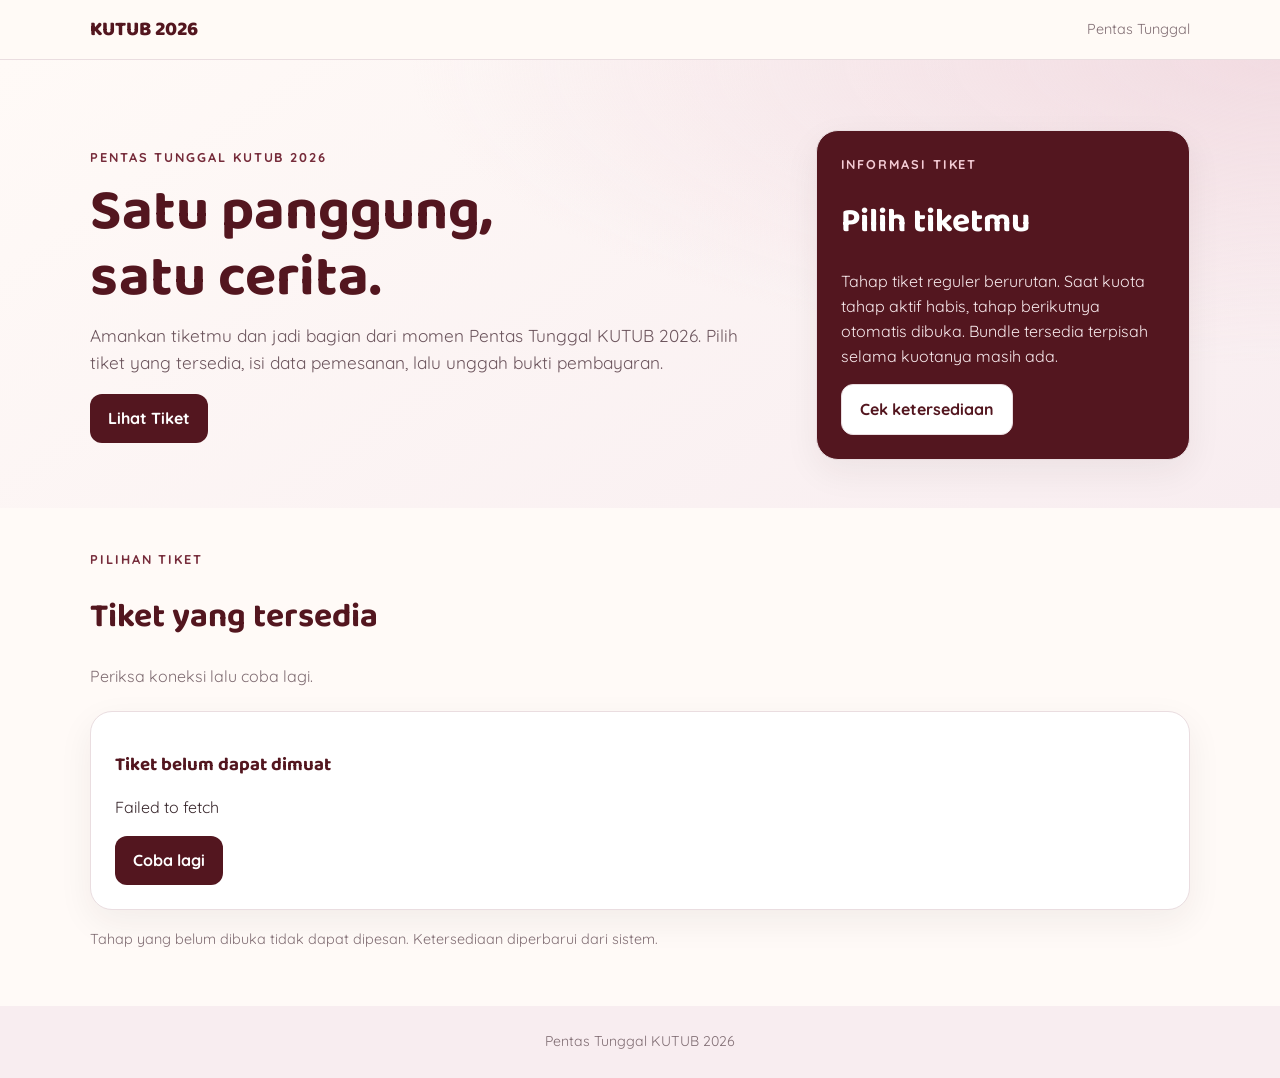
<file: index.html>
<!DOCTYPE html>
<html lang="id">
<head>
  <meta charset="UTF-8">
  <meta name="viewport" content="width=device-width, initial-scale=1">
  <title>Pentas Tunggal KUTUB 2026</title>
  <link rel="stylesheet" href="style.css">
</head>
<body>
<header class="site-header">
  <div class="container header-inner">
    <a class="brand" href="index.html">KUTUB 2026</a>
    <span class="muted">Pentas Tunggal</span>
  </div>
</header>

<main>
  <section class="hero">
    <div class="container hero-grid">
      <div class="hero-copy">
        <div class="eyebrow">Pentas Tunggal KUTUB 2026</div>
        <h1>Satu panggung,<br>satu cerita.</h1>
        <p>
          Amankan tiketmu dan jadi bagian dari momen Pentas Tunggal
          KUTUB 2026. Pilih tiket yang tersedia, isi data pemesanan,
          lalu unggah bukti pembayaran.
        </p>
        <a class="btn" href="#tiket">Lihat Tiket</a>
      </div>

      <aside class="hero-card">
        <div class="eyebrow" style="color:#f3cbd4">
          Informasi Tiket
        </div>
        <h2>Pilih tiketmu</h2>
        <p>
          Tahap tiket reguler berurutan. Saat kuota tahap aktif habis,
          tahap berikutnya otomatis dibuka. Bundle tersedia terpisah
          selama kuotanya masih ada.
        </p>
        <a class="btn btn-light" href="#tiket">Cek ketersediaan</a>
      </aside>
    </div>
  </section>

  <section class="section" id="tiket">
    <div class="container">
      <div class="section-heading">
        <div class="eyebrow">Pilihan tiket</div>
        <h2>Tiket yang tersedia</h2>
        <p id="ticketMessage">Sedang memuat ketersediaan tiket...</p>
      </div>

      <div class="ticket-grid" id="ticketGrid">
        <div class="card">Memuat tiket...</div>
      </div>

      <p class="muted" style="margin-top:18px">
        Tahap yang belum dibuka tidak dapat dipesan. Ketersediaan
        diperbarui dari sistem.
      </p>
    </div>
  </section>
</main>

<footer class="footer">
  <div class="container">Pentas Tunggal KUTUB 2026</div>
</footer>

<script>
const API = 'https://script.google.com/macros/s/AKfycbzSA37cDKyVluKWG-rbzTR5IkfhLDfTLAkxCO_2KvX31vS7g1QUTZVu_EIiGzW37tLT/exec';

function esc(value) {
  return String(value ?? '').replace(/[&<>"']/g, char => ({
    '&': '&amp;',
    '<': '&lt;',
    '>': '&gt;',
    '"': '&quot;',
    "'": '&#39;'
  })[char]);
}

function money(value) {
  return new Intl.NumberFormat('id-ID', {
    style: 'currency',
    currency: 'IDR',
    maximumFractionDigits: 0
  }).format(Number(value) || 0);
}

async function loadTickets() {
  const grid = document.getElementById('ticketGrid');
  const message = document.getElementById('ticketMessage');

  try {
    const response = await fetch(API + '?action=getTicketStatus');
    const data = await response.json();

    if (!data.success) {
      throw new Error(data.error || 'Gagal memuat tiket.');
    }

    const tickets = data.available || [];

    if (!tickets.length) {
      grid.innerHTML = `
        <div class="card">
          <h3>Tiket sudah habis</h3>
          <p>Maaf, seluruh tiket saat ini sudah tidak tersedia.</p>
        </div>
      `;
      message.textContent = 'Tidak ada tiket yang tersedia saat ini.';
      return;
    }

    grid.innerHTML = tickets.map(ticket => `
      <article class="card ticket-card ${ticket.nama === 'Bundle' ? 'bundle' : ''}">
        <span class="pill available">
          ${ticket.nama === 'Bundle' ? 'Bundle tersedia' : 'Sedang dijual'}
        </span>

        <h3>${esc(ticket.nama)}</h3>

        <div class="price">${money(ticket.harga)}</div>

        <div class="quota">
          Sisa kuota: ${Number(ticket.sisa)}
          ${ticket.nama === 'Bundle' ? 'paket' : 'tiket'}
        </div>

        <p>
          ${ticket.nama === 'Bundle'
            ? 'Paket bundle dengan kuota terpisah.'
            : 'Tahap tiket berurutan yang sedang aktif.'}
        </p>

        <a class="btn"
           href="pesan.html?jenis=${encodeURIComponent(ticket.nama)}">
          Pesan ${esc(ticket.nama)}
        </a>
      </article>
    `).join('');

    message.textContent = 'Tiket yang dapat dipesan saat ini:';
  } catch (error) {
    grid.innerHTML = `
      <div class="card">
        <h3>Tiket belum dapat dimuat</h3>
        <p>${esc(error.message)}</p>
        <button onclick="loadTickets()">Coba lagi</button>
      </div>
    `;

    message.textContent = 'Periksa koneksi lalu coba lagi.';
  }
}

loadTickets();
</script>
</body>
</html>
</file>
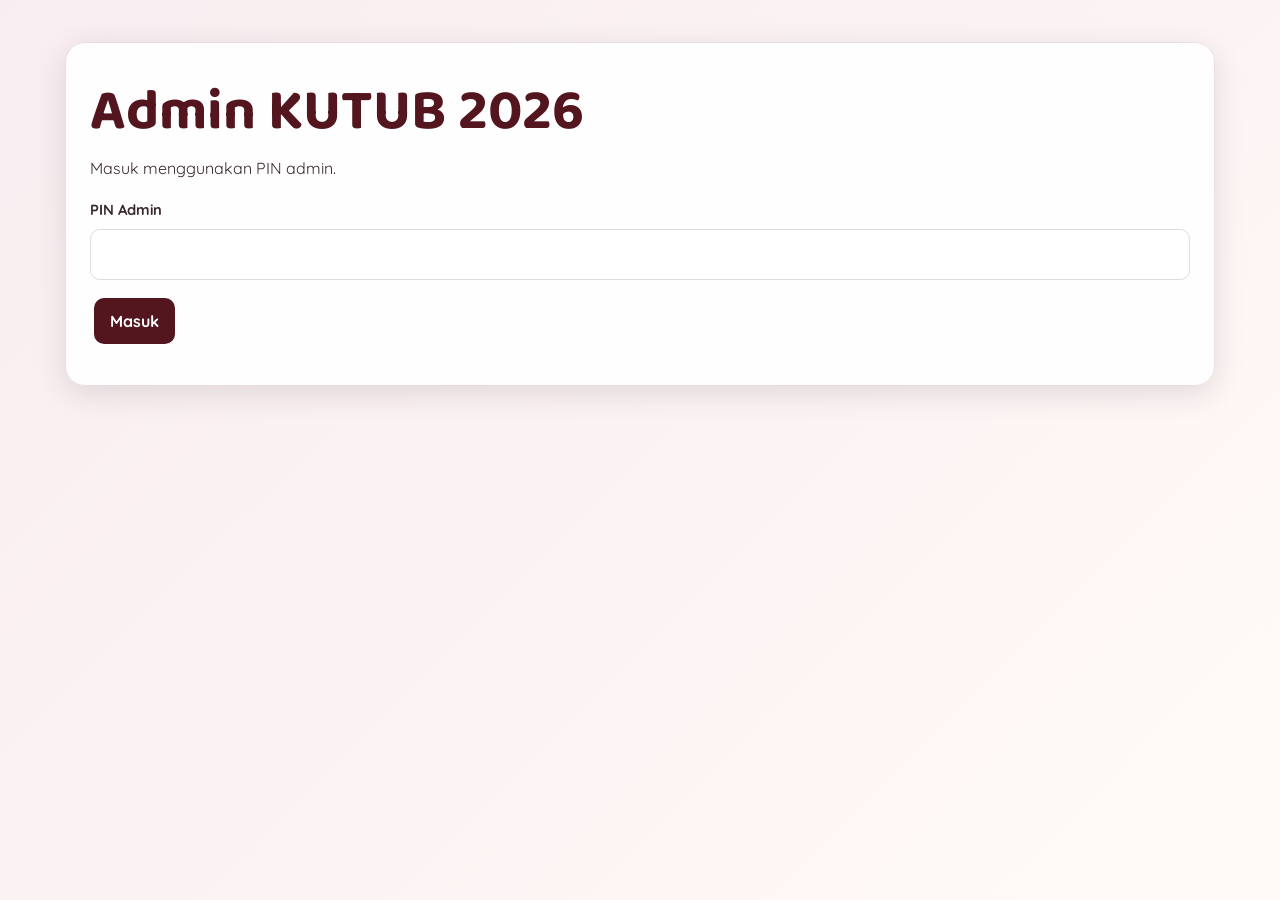
<file: admin.html>
<!DOCTYPE html>
<html lang="id">
<head>
  <meta charset="UTF-8">
  <meta name="viewport" content="width=device-width, initial-scale=1">
  <title>Admin - KUTUB 2026</title>
  <link rel="stylesheet" href="style.css">
  <style>
    body {
      min-height: 100vh;
      padding: 22px 14px;
    }

    .panel {
      max-width: 1150px;
      margin: 20px auto;
      padding: 24px;
      background: #ffffffed;
      border-radius: 20px;
      box-shadow: 0 8px 30px #321c2420;
    }

    h1, h2 {
      color: #53161f;
    }

    .field {
      width: 100%;
      box-sizing: border-box;
      padding: 12px;
      margin: 7px 0 14px;
      border: 1px solid #ddd;
      border-radius: 10px;
    }

    .btn {
      padding: 11px 16px;
      border: 0;
      border-radius: 10px;
      background: #53161f;
      color: white;
      cursor: pointer;
      margin: 4px;
    }

    .secondary {
      background: #76515a;
    }

    .summary {
      display: grid;
      grid-template-columns: repeat(auto-fit, minmax(160px, 1fr));
      gap: 12px;
    }

    .stat {
      padding: 16px;
      border-radius: 14px;
      background: #f8edf0;
    }

    .stat strong {
      display: block;
      font-size: 24px;
      color: #53161f;
      margin-top: 8px;
    }

    .table-wrap {
      overflow-x: auto;
    }

    table {
      border-collapse: collapse;
      width: 100%;
      min-width: 700px;
    }

    th, td {
      padding: 10px;
      border-bottom: 1px solid #eee;
      text-align: left;
      font-size: 14px;
    }

    th {
      background: #f8edf0;
      color: #53161f;
    }

    .hidden {
      display: none;
    }

    .muted {
      color: #776970;
      font-size: 13px;
    }

    .status {
      display: inline-block;
      padding: 4px 8px;
      border-radius: 10px;
      background: #f8e7eb;
      color: #53161f;
    }
  </style>
</head>
<body class="bg-admin">

<main class="panel" id="loginPanel">
  <h1>Admin KUTUB 2026</h1>
  <p>Masuk menggunakan PIN admin.</p>

  <form id="loginForm">
    <label for="pin">PIN Admin</label>
    <input class="field" id="pin" type="password"
           inputmode="numeric" required>
    <button class="btn" type="submit">Masuk</button>
    <p id="loginMsg" class="muted"></p>
  </form>
</main>

<main class="panel hidden" id="dashboard">
  <h1>Dashboard Admin</h1>
  <p id="roleLabel" class="muted"></p>

  <button class="btn secondary" onclick="loadDashboard()">Refresh Data</button>
  <button class="btn secondary" onclick="logout()">Keluar</button>

  <h2>Ringkasan Penjualan</h2>
  <div class="summary">
    <div class="stat">Total pesanan<strong id="totalOrders">0</strong></div>
    <div class="stat">Tiket/paket dipesan<strong id="totalOrdered">0</strong></div>
    <div class="stat">Terverifikasi<strong id="totalVerified">0</strong></div>
    <div class="stat">Menunggu pembayaran<strong id="totalPending">0</strong></div>
  </div>

  <h2>Kuota dan Tahap Tiket</h2>
  <p class="muted">
    Semua tahap ditampilkan di sini. Tahap berikutnya otomatis dibuka
    setelah kuota tahap sebelumnya habis. Pesanan Pending tetap memakai
    kuota. Bundle tersedia terpisah sejak awal.
  </p>

  <div class="table-wrap">
    <table>
      <thead>
        <tr>
          <th>Jenis Tiket</th>
          <th>Harga</th>
          <th>Kuota</th>
          <th>Dipesan</th>
          <th>Terverifikasi</th>
          <th>Sisa</th>
          <th>Status</th>
        </tr>
      </thead>
      <tbody id="ticketSummary">
        <tr><td colspan="7">Memuat data...</td></tr>
      </tbody>
    </table>
  </div>

  <h2>Daftar Pesanan</h2>
  <div class="table-wrap">
    <table>
      <thead>
        <tr>
          <th>Order ID</th>
          <th>Nama</th>
          <th>Jenis</th>
          <th>Jumlah</th>
          <th>Total</th>
          <th>Status</th>
          <th>Bukti</th>
          <th>Aksi</th>
        </tr>
      </thead>
      <tbody id="ordersBody">
        <tr><td colspan="8">Memuat data...</td></tr>
      </tbody>
    </table>
  </div>

  <section id="manualSection">
    <h2>Input Tiket Manual</h2>
    <p class="muted">
      Tiket manual juga menggunakan kuota yang sama dengan penjualan online.
    </p>

    <form id="manualForm">
      <label>Nama pembeli</label>
      <input class="field" name="nama" required>

      <label>Nomor HP (opsional)</label>
      <input class="field" name="nohp">

      <label>Email (opsional)</label>
      <input class="field" name="email" type="email">

      <label>Jenis tiket yang sedang tersedia</label>
      <select class="field" name="jenisTiket" id="manualType" required></select>

      <label>Jumlah tiket/paket</label>
      <input class="field" name="jumlah" id="manualQuantity"
             type="number" min="1" max="20" value="1" required>

      <button class="btn" type="submit">Buat Tiket Manual</button>
      <p id="manualMsg" class="muted"></p>
    </form>
  </section>

  <section id="qrisSection">
    <h2>Pengaturan QRIS</h2>
    <p id="qrisCurrent" class="muted">Memuat QRIS...</p>

    <form id="qrisForm">
      <label>Unggah QRIS baru (maksimal 4 MB)</label>
      <input class="field" id="qrisFile" type="file"
             accept="image/jpeg,image/png,image/webp" required>

      <button class="btn" type="submit">Simpan QRIS</button>
      <p id="qrisMsg" class="muted"></p>
    </form>
  </section>
</main>

<script>
const API = 'https://script.google.com/macros/s/AKfycbzSA37cDKyVluKWG-rbzTR5IkfhLDfTLAkxCO_2KvX31vS7g1QUTZVu_EIiGzW37tLT/exec';

let adminPin = sessionStorage.getItem('adminPin') || '';
let adminRole = sessionStorage.getItem('adminRole') || '';

function esc(value) {
  return String(value ?? '').replace(/[&<>"']/g, char => ({
    '&': '&amp;',
    '<': '&lt;',
    '>': '&gt;',
    '"': '&quot;',
    "'": '&#39;'
  })[char]);
}

function money(value) {
  return new Intl.NumberFormat('id-ID', {
    style: 'currency',
    currency: 'IDR',
    maximumFractionDigits: 0
  }).format(Number(value) || 0);
}

async function post(data) {
  const response = await fetch(API, {
    method: 'POST',
    body: JSON.stringify(data)
  });
  return response.json();
}

async function get(action, extra = {}) {
  const params = new URLSearchParams({ action, ...extra });
  const response = await fetch(API + '?' + params.toString());
  return response.json();
}

function logout() {
  sessionStorage.removeItem('adminPin');
  sessionStorage.removeItem('adminRole');
  location.reload();
}

function showDashboard() {
  document.getElementById('loginPanel').classList.add('hidden');
  document.getElementById('dashboard').classList.remove('hidden');
  document.getElementById('roleLabel').textContent =
    'Login sebagai: ' + adminRole;

  document.getElementById('manualSection').classList.toggle(
    'hidden', !['super', 'tiket'].includes(adminRole)
  );

  document.getElementById('qrisSection').classList.toggle(
    'hidden', adminRole !== 'super'
  );

  loadDashboard();
  loadQris();
}

document.getElementById('loginForm').addEventListener('submit', async event => {
  event.preventDefault();

  const message = document.getElementById('loginMsg');
  message.textContent = 'Memeriksa PIN...';

  try {
    const result = await post({
      action: 'login',
      pin: document.getElementById('pin').value
    });

    if (!result.success) {
      throw new Error(result.error || 'Login gagal.');
    }

    adminPin = document.getElementById('pin').value;
    adminRole = result.role;

    sessionStorage.setItem('adminPin', adminPin);
    sessionStorage.setItem('adminRole', adminRole);

    showDashboard();
  } catch (error) {
    message.textContent = error.message;
  }
});

async function loadDashboard() {
  try {
    const [ordersResult, statusResult] = await Promise.all([
      get('listOrders', { pin: adminPin }),
      get('getTicketStatus')
    ]);

    if (!ordersResult.success) {
      throw new Error(ordersResult.error || 'Gagal memuat pesanan.');
    }

    if (!statusResult.success) {
      throw new Error(statusResult.error || 'Gagal memuat kuota.');
    }

    const orders = ordersResult.orders || [];
    const types = statusResult.ticketTypes || [];

    renderSummary(orders, types);
    renderOrders(orders);
    renderManualTypes(statusResult.available || []);
  } catch (error) {
    document.getElementById('ordersBody').innerHTML =
      '<tr><td colspan="8">' + esc(error.message) + '</td></tr>';
  }
}

function renderSummary(orders, types) {
  const reserved = orders.filter(order =>
    ['Pending', 'Verified'].includes(order.Status)
  );

  const verified = orders.filter(order => order.Status === 'Verified');
  const pending = orders.filter(order => order.Status === 'Pending');

  document.getElementById('totalOrders').textContent = reserved.length;

  document.getElementById('totalOrdered').textContent =
    reserved.reduce((sum, order) => sum + (Number(order.Jumlah) || 0), 0);

  document.getElementById('totalVerified').textContent =
    verified.reduce((sum, order) => sum + (Number(order.Jumlah) || 0), 0);

  document.getElementById('totalPending').textContent =
    pending.reduce((sum, order) => sum + (Number(order.Jumlah) || 0), 0);

  document.getElementById('ticketSummary').innerHTML = types.map(ticket => {
    let status;

    if (Number(ticket.sisa) <= 0) {
      status = 'Habis';
    } else if (ticket.nama === 'Bundle') {
      status = 'Dijual terpisah';
    } else if (ticket.tersedia) {
      status = 'Sedang dijual';
    } else {
      status = 'Menunggu tahap sebelumnya habis';
    }

    return `
      <tr>
        <td>${esc(ticket.nama)}</td>
        <td>${money(ticket.harga)}</td>
        <td>${Number(ticket.kuota)}</td>
        <td>${Number(ticket.dipesan)}</td>
        <td>${Number(ticket.terverifikasi)}</td>
        <td>${Number(ticket.sisa)}</td>
        <td><span class="status">${status}</span></td>
      </tr>
    `;
  }).join('');
}

function renderOrders(orders) {
  document.getElementById('ordersBody').innerHTML = orders.length
    ? orders.slice().reverse().map(order => {
        const proof = order.BuktiBayarURL || order.BuktiBayar || '';

        const proofLink = proof && proof !== 'MANUAL'
          ? `<a href="${esc(proof)}" target="_blank" rel="noopener">Lihat</a>`
          : '—';

        const verifyButton =
          ['super', 'tiket'].includes(adminRole) && order.Status === 'Pending'
            ? `<button class="btn" onclick="verifyOrder('${esc(order.OrderID)}')">Verifikasi</button>`
            : '—';

        return `
          <tr>
            <td>${esc(order.OrderID)}</td>
            <td>${esc(order.Nama)}</td>
            <td>${esc(order.JenisTiket)}</td>
            <td>${esc(order.Jumlah)}</td>
            <td>${money(order.Harga)}</td>
            <td>${esc(order.Status)}</td>
            <td>${proofLink}</td>
            <td>${verifyButton}</td>
          </tr>
        `;
      }).join('')
    : '<tr><td colspan="8">Belum ada pesanan.</td></tr>';
}

function renderManualTypes(types) {
  const select = document.getElementById('manualType');

  select.innerHTML = types.map(ticket => `
    <option value="${esc(ticket.nama)}">
      ${esc(ticket.nama)} — ${money(ticket.harga)} (sisa ${ticket.sisa})
    </option>
  `).join('');

  if (!types.length) {
    select.innerHTML = '<option value="">Tidak ada tiket tersedia</option>';
  }

  document.getElementById('manualQuantity').max = types.length
    ? Math.min(20, Math.max(...types.map(ticket => Number(ticket.sisa) || 0)))
    : 1;
}

async function verifyOrder(orderId) {
  if (!confirm('Verifikasi pembayaran untuk ' + orderId + '?')) return;

  try {
    const result = await post({
      action: 'verify',
      orderId,
      pin: adminPin
    });

    if (!result.success) {
      throw new Error(result.error || 'Verifikasi gagal.');
    }

    alert('Pembayaran berhasil diverifikasi.');
    loadDashboard();
  } catch (error) {
    alert(error.message);
  }
}

document.getElementById('manualForm').addEventListener('submit', async event => {
  event.preventDefault();

  const formData = new FormData(event.target);
  const data = Object.fromEntries(formData.entries());

  data.action = 'manual';
  data.pin = adminPin;

  const message = document.getElementById('manualMsg');
  message.textContent = 'Membuat tiket...';

  try {
    const result = await post(data);

    if (!result.success) {
      throw new Error(result.error || 'Gagal membuat tiket.');
    }

    message.textContent =
      'Berhasil. Order ID: ' + result.orderId +
      ' | Ticket ID: ' + result.ticketId;

    event.target.reset();
    loadDashboard();
  } catch (error) {
    message.textContent = error.message;
  }
});

async function loadQris() {
  try {
    const result = await get('getQris');

    document.getElementById('qrisCurrent').innerHTML = result.success
      ? 'QRIS saat ini: <a href="' + esc(result.url) +
        '" target="_blank" rel="noopener">Lihat gambar</a>'
      : esc(result.error || 'QRIS belum tersedia.');
  } catch (error) {
    document.getElementById('qrisCurrent').textContent =
      'Gagal memuat QRIS.';
  }
}

function toDataUrl(file) {
  return new Promise((resolve, reject) => {
    const reader = new FileReader();
    reader.onload = () => resolve(reader.result);
    reader.onerror = reject;
    reader.readAsDataURL(file);
  });
}

document.getElementById('qrisForm').addEventListener('submit', async event => {
  event.preventDefault();

  const file = document.getElementById('qrisFile').files[0];
  const message = document.getElementById('qrisMsg');

  if (!file) return;

  if (file.size > 4 * 1024 * 1024) {
    message.textContent = 'Ukuran file maksimal 4 MB.';
    return;
  }

  try {
    const dataUrl = await toDataUrl(file);

    const result = await post({
      action: 'setQris',
      pin: adminPin,
      imageBase64: dataUrl.split(',')[1],
      imageMime: file.type
    });

    if (!result.success) {
      throw new Error(result.error || 'Gagal menyimpan QRIS.');
    }

    message.textContent = 'QRIS berhasil diperbarui.';
    loadQris();
  } catch (error) {
    message.textContent = error.message;
  }
});

if (adminPin && adminRole) {
  showDashboard();
}
</script>
</body>
</html>
</file>
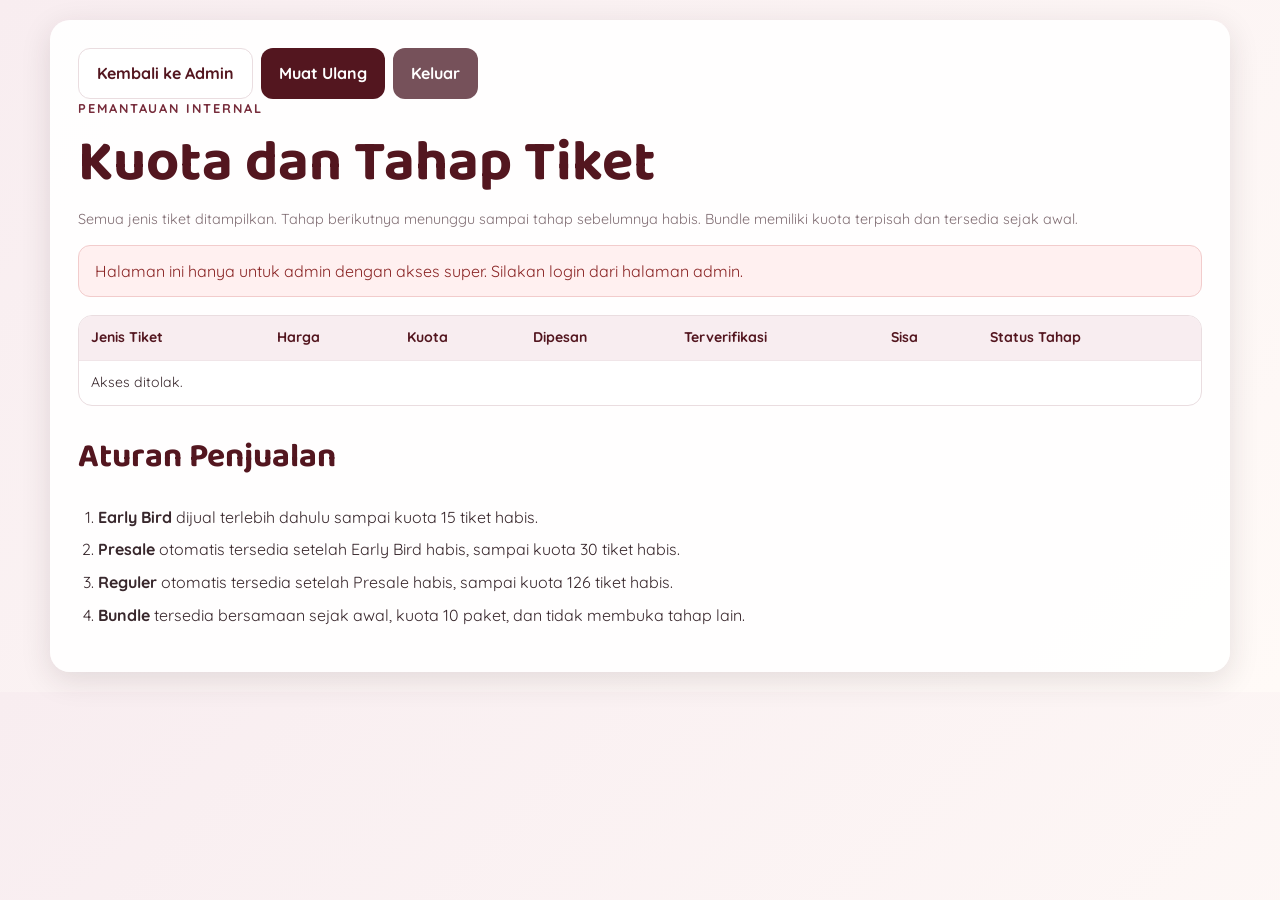
<file: jenis-tiket.html>
<!DOCTYPE html>
<html lang="id">
<head>
  <meta charset="UTF-8">
  <meta name="viewport" content="width=device-width, initial-scale=1">
  <title>Kuota Tiket - KUTUB 2026</title>
  <link rel="stylesheet" href="style.css">
</head>
<body class="bg-admin">
<main class="admin-panel">
  <div class="top-actions">
    <a class="btn btn-light" href="admin.html">Kembali ke Admin</a>
    <button onclick="loadData()" class="btn">Muat Ulang</button>
    <button onclick="logout()" class="btn btn-muted">Keluar</button>
  </div>

  <div class="eyebrow">Pemantauan internal</div>
  <h1>Kuota dan Tahap Tiket</h1>
  <p class="muted">
    Semua jenis tiket ditampilkan. Tahap berikutnya menunggu sampai
    tahap sebelumnya habis. Bundle memiliki kuota terpisah dan tersedia sejak awal.
  </p>

  <div id="message" class="notice">Memuat data...</div>

  <div class="table-wrap" style="margin-top:18px">
    <table>
      <thead>
        <tr>
          <th>Jenis Tiket</th>
          <th>Harga</th>
          <th>Kuota</th>
          <th>Dipesan</th>
          <th>Terverifikasi</th>
          <th>Sisa</th>
          <th>Status Tahap</th>
        </tr>
      </thead>
      <tbody id="body">
        <tr><td colspan="7">Memuat...</td></tr>
      </tbody>
    </table>
  </div>

  <h2>Aturan Penjualan</h2>
  <ol class="step-list">
    <li><strong>Early Bird</strong> dijual terlebih dahulu sampai kuota 15 tiket habis.</li>
    <li><strong>Presale</strong> otomatis tersedia setelah Early Bird habis, sampai kuota 30 tiket habis.</li>
    <li><strong>Reguler</strong> otomatis tersedia setelah Presale habis, sampai kuota 126 tiket habis.</li>
    <li><strong>Bundle</strong> tersedia bersamaan sejak awal, kuota 10 paket, dan tidak membuka tahap lain.</li>
  </ol>
</main>

<script>
const API = 'https://script.google.com/macros/s/AKfycbzSA37cDKyVluKWG-rbzTR5IkfhLDfTLAkxCO_2KvX31vS7g1QUTZVu_EIiGzW37tLT/exec';
const pin = sessionStorage.getItem('adminPin') || '';
const role = sessionStorage.getItem('adminRole') || '';

function esc(value) {
  return String(value ?? '').replace(/[&<>"']/g, char => ({
    '&': '&amp;',
    '<': '&lt;',
    '>': '&gt;',
    '"': '&quot;',
    "'": '&#39;'
  })[char]);
}

function money(value) {
  return new Intl.NumberFormat('id-ID', {
    style: 'currency',
    currency: 'IDR',
    maximumFractionDigits: 0
  }).format(Number(value) || 0);
}

function logout() {
  sessionStorage.removeItem('adminPin');
  sessionStorage.removeItem('adminRole');
  location.href = 'admin.html';
}

async function loadData() {
  const message = document.getElementById('message');

  if (!pin || role !== 'super') {
    message.className = 'error';
    message.textContent =
      'Halaman ini hanya untuk admin dengan akses super. Silakan login dari halaman admin.';
    document.getElementById('body').innerHTML =
      '<tr><td colspan="7">Akses ditolak.</td></tr>';
    return;
  }

  try {
    const response = await fetch(API + '?' + new URLSearchParams({
      action: 'getTicketStatus'
    }));

    const data = await response.json();

    if (!data.success) {
      throw new Error(data.error || 'Gagal memuat kuota.');
    }

    document.getElementById('body').innerHTML =
      (data.ticketTypes || []).map(ticket => {
        let status;

        if (Number(ticket.sisa) <= 0) {
          status = 'Habis';
        } else if (ticket.nama === 'Bundle') {
          status = 'Tersedia sejak awal';
        } else if (ticket.tersedia) {
          status = 'Sedang dijual';
        } else {
          status = 'Menunggu tahap sebelumnya habis';
        }

        return `
          <tr>
            <td>${esc(ticket.nama)}</td>
            <td>${money(ticket.harga)}</td>
            <td>${Number(ticket.kuota)}</td>
            <td>${Number(ticket.dipesan)}</td>
            <td>${Number(ticket.terverifikasi)}</td>
            <td>${Number(ticket.sisa)}</td>
            <td><span class="status">${status}</span></td>
          </tr>
        `;
      }).join('');

    message.className = 'success';
    message.textContent = 'Data kuota berhasil diperbarui.';
  } catch (error) {
    message.className = 'error';
    message.textContent = error.message;
  }
}

loadData();
</script>
</body>
</html>
</file>
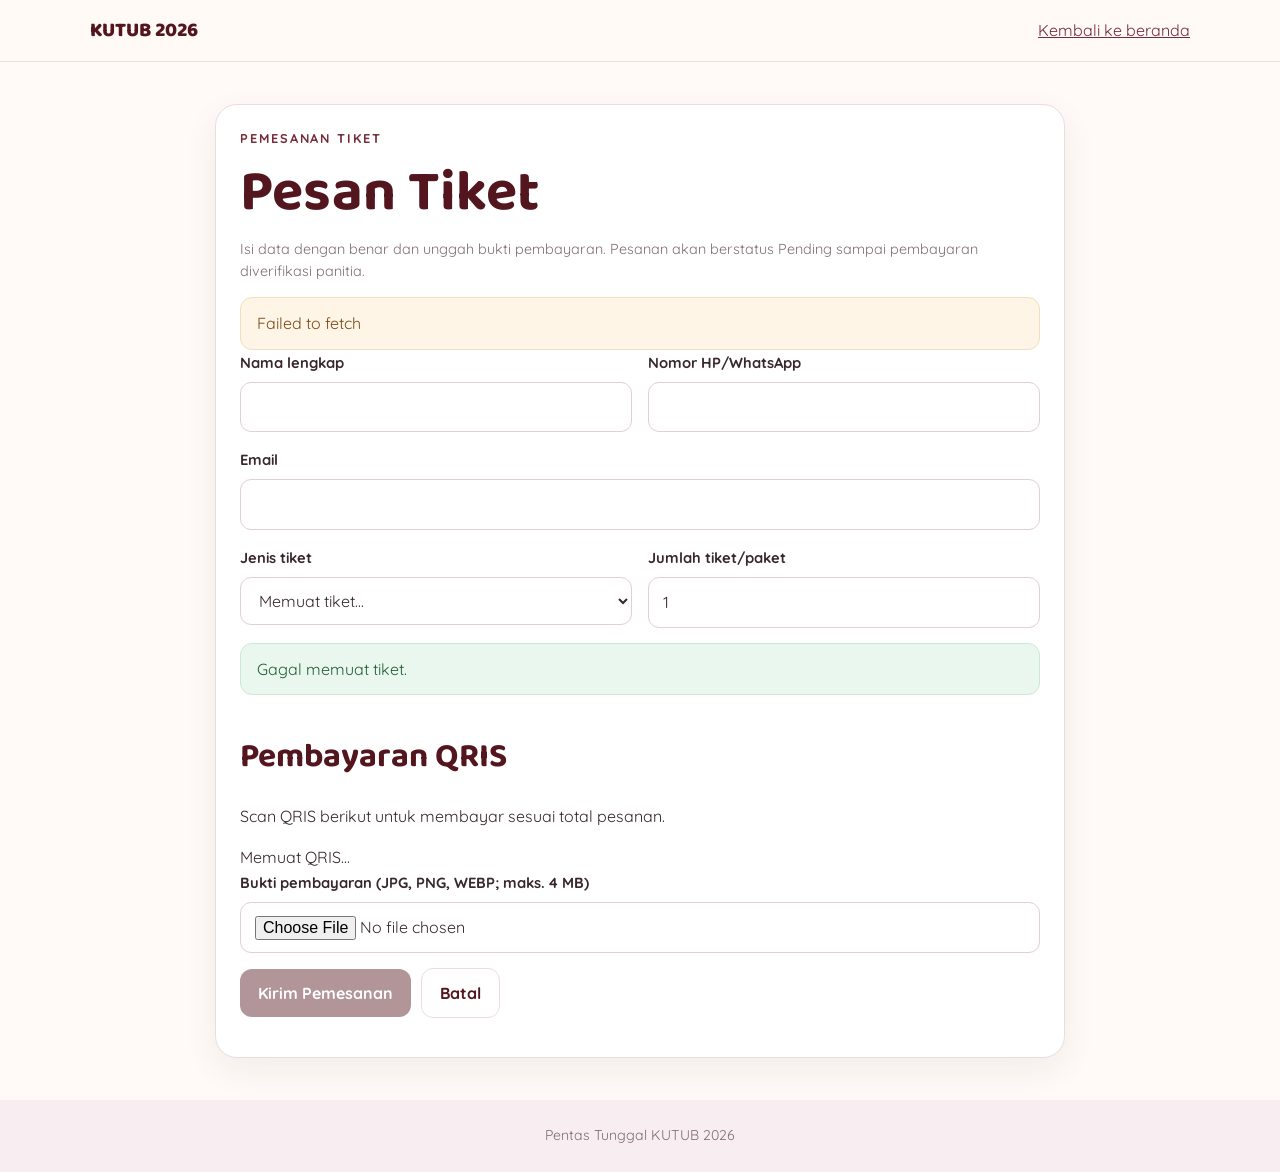
<file: pesan.html>
<!DOCTYPE html>
<html lang="id">
<head>
  <meta charset="UTF-8">
  <meta name="viewport" content="width=device-width, initial-scale=1">
  <title>Pesan Tiket - KUTUB 2026</title>
  <link rel="stylesheet" href="style.css">
</head>
<body>
<header class="site-header">
  <div class="container header-inner">
    <a class="brand" href="index.html">KUTUB 2026</a>
    <a href="index.html">Kembali ke beranda</a>
  </div>
</header>

<main class="container section">
  <div class="panel" style="max-width:850px;margin:auto">
    <div class="eyebrow">Pemesanan tiket</div>
    <h1>Pesan Tiket</h1>
    <p class="muted">
      Isi data dengan benar dan unggah bukti pembayaran.
      Pesanan akan berstatus Pending sampai pembayaran diverifikasi panitia.
    </p>

    <div id="notice" class="notice hidden"></div>

    <form id="orderForm">
      <div class="form-grid">
        <div>
          <label for="nama">Nama lengkap</label>
          <input class="field" id="nama" name="nama"
                 required maxlength="120" autocomplete="name">
        </div>

        <div>
          <label for="nohp">Nomor HP/WhatsApp</label>
          <input class="field" id="nohp" name="nohp"
                 required inputmode="tel" maxlength="25" autocomplete="tel">
        </div>

        <div class="full">
          <label for="email">Email</label>
          <input class="field" id="email" name="email" type="email"
                 required maxlength="150" autocomplete="email">
        </div>

        <div>
          <label for="jenisTiket">Jenis tiket</label>
          <select class="field" id="jenisTiket" name="jenisTiket" required>
            <option value="">Memuat tiket...</option>
          </select>
        </div>

        <div>
          <label for="jumlah">Jumlah tiket/paket</label>
          <input class="field" id="jumlah" name="jumlah" type="number"
                 min="1" max="20" value="1" required>
        </div>

        <div class="full">
          <div id="ticketInfo" class="success">
            Memuat informasi tiket...
          </div>
          <p id="totalInfo" class="muted"></p>
        </div>

        <div class="full">
          <h2>Pembayaran QRIS</h2>
          <p>Scan QRIS berikut untuk membayar sesuai total pesanan.</p>
          <div id="qrisBox">Memuat QRIS...</div>
        </div>

        <div class="full">
          <label for="bukti">
            Bukti pembayaran (JPG, PNG, WEBP; maks. 4 MB)
          </label>
          <input class="field" id="bukti" type="file"
                 accept="image/jpeg,image/png,image/webp" required>
        </div>

        <div class="full form-actions">
          <button type="submit" id="submitBtn">Kirim Pemesanan</button>
          <a class="btn btn-light" href="index.html">Batal</a>
        </div>

        <div class="full">
          <p id="formMsg" class="muted" aria-live="polite"></p>
        </div>
      </div>
    </form>
  </div>
</main>

<footer class="footer">Pentas Tunggal KUTUB 2026</footer>

<script>
const API = 'https://script.google.com/macros/s/AKfycbzSA37cDKyVluKWG-rbzTR5IkfhLDfTLAkxCO_2KvX31vS7g1QUTZVu_EIiGzW37tLT/exec';
let available = [];

function esc(value) {
  return String(value ?? '').replace(/[&<>"']/g, char => ({
    '&': '&amp;',
    '<': '&lt;',
    '>': '&gt;',
    '"': '&quot;',
    "'": '&#39;'
  })[char]);
}

function money(value) {
  return new Intl.NumberFormat('id-ID', {
    style: 'currency',
    currency: 'IDR',
    maximumFractionDigits: 0
  }).format(Number(value) || 0);
}

async function get(action) {
  const response = await fetch(API + '?action=' + encodeURIComponent(action));
  return response.json();
}

async function post(data) {
  const response = await fetch(API, {
    method: 'POST',
    body: JSON.stringify(data)
  });
  return response.json();
}

function selectedType() {
  return available.find(ticket =>
    ticket.nama === document.getElementById('jenisTiket').value
  );
}

function updateTotal() {
  const ticket = selectedType();
  const quantityInput = document.getElementById('jumlah');
  const quantity = Math.max(1, Number(quantityInput.value) || 1);

  document.getElementById('totalInfo').textContent = ticket
    ? 'Total pembayaran: ' + money(ticket.harga * quantity)
    : '';

  if (ticket) {
    document.getElementById('ticketInfo').textContent =
      'Sisa kuota ' + ticket.nama + ': ' + ticket.sisa +
      (ticket.nama === 'Bundle' ? ' paket.' : ' tiket.');

    quantityInput.max = Math.min(20, Number(ticket.sisa) || 1);

    if (quantity > Number(ticket.sisa)) {
      quantityInput.value = ticket.sisa;
    }
  }
}

async function init() {
  const select = document.getElementById('jenisTiket');
  const notice = document.getElementById('notice');

  try {
    const [status, qris] = await Promise.all([
      get('getTicketStatus'),
      get('getQris')
    ]);

    if (!status.success) {
      throw new Error(status.error || 'Gagal memuat ketersediaan tiket.');
    }

    available = status.available || [];

    if (!available.length) {
      select.innerHTML = '<option value="">Tiket habis</option>';
      document.getElementById('submitBtn').disabled = true;
      notice.classList.remove('hidden');
      notice.textContent = 'Maaf, tidak ada tiket yang tersedia saat ini.';
      document.getElementById('ticketInfo').textContent =
        'Seluruh tiket sedang habis.';
    } else {
      select.innerHTML = available.map(ticket => `
        <option value="${esc(ticket.nama)}">
          ${esc(ticket.nama)} — ${money(ticket.harga)}
          (sisa ${Number(ticket.sisa)})
        </option>
      `).join('');

      const wanted = new URLSearchParams(location.search).get('jenis');

      if (wanted && available.some(ticket => ticket.nama === wanted)) {
        select.value = wanted;
      }

      updateTotal();
    }

    if (qris.success && qris.url) {
      document.getElementById('qrisBox').innerHTML = `
        <img class="qris-image" src="${esc(qris.url)}" alt="QRIS pembayaran">
        <p class="muted" style="text-align:center">
          Pastikan nominal pembayaran sesuai total pesanan.
        </p>
      `;
    } else {
      document.getElementById('qrisBox').innerHTML =
        '<div class="notice">QRIS belum tersedia. Silakan hubungi panitia.</div>';
    }
  } catch (error) {
    notice.classList.remove('hidden');
    notice.textContent = error.message;
    document.getElementById('ticketInfo').textContent = 'Gagal memuat tiket.';
    document.getElementById('submitBtn').disabled = true;
  }
}

document.getElementById('jenisTiket').addEventListener('change', updateTotal);
document.getElementById('jumlah').addEventListener('input', updateTotal);

function fileData(file) {
  return new Promise((resolve, reject) => {
    const reader = new FileReader();
    reader.onload = () => resolve(reader.result);
    reader.onerror = () => reject(new Error('Gagal membaca file.'));
    reader.readAsDataURL(file);
  });
}

document.getElementById('orderForm').addEventListener('submit', async event => {
  event.preventDefault();

  const message = document.getElementById('formMsg');
  const button = document.getElementById('submitBtn');
  const file = document.getElementById('bukti').files[0];
  const ticket = selectedType();
  const quantity = Number(document.getElementById('jumlah').value);

  if (!ticket) {
    message.textContent = 'Tidak ada tiket yang tersedia.';
    return;
  }

  if (!file) {
    message.textContent = 'Unggah bukti pembayaran terlebih dahulu.';
    return;
  }

  if (file.size > 4 * 1024 * 1024) {
    message.textContent = 'Ukuran bukti pembayaran maksimal 4 MB.';
    return;
  }

  if (!['image/jpeg', 'image/png', 'image/webp'].includes(file.type)) {
    message.textContent = 'Format bukti harus JPG, PNG, atau WEBP.';
    return;
  }

  if (quantity < 1 || quantity > ticket.sisa) {
    message.textContent =
      'Jumlah melebihi sisa kuota. Muat ulang halaman untuk memperbarui data.';
    return;
  }

  button.disabled = true;
  message.textContent = 'Mengirim pesanan, mohon tunggu...';

  try {
    const dataUrl = await fileData(file);

    const result = await post({
      action: 'order',
      nama: document.getElementById('nama').value,
      nohp: document.getElementById('nohp').value,
      email: document.getElementById('email').value,
      jenisTiket: ticket.nama,
      jumlah: quantity,
      buktiBase64: dataUrl.split(',')[1],
      buktiMime: file.type
    });

    if (!result.success) {
      throw new Error(result.error || 'Pemesanan gagal.');
    }

    location.href = 'tiket.html?orderId=' + encodeURIComponent(result.orderId);
  } catch (error) {
    message.textContent = error.message;
    button.disabled = false;
  }
});

init();
</script>
</body>
</html>
</file>
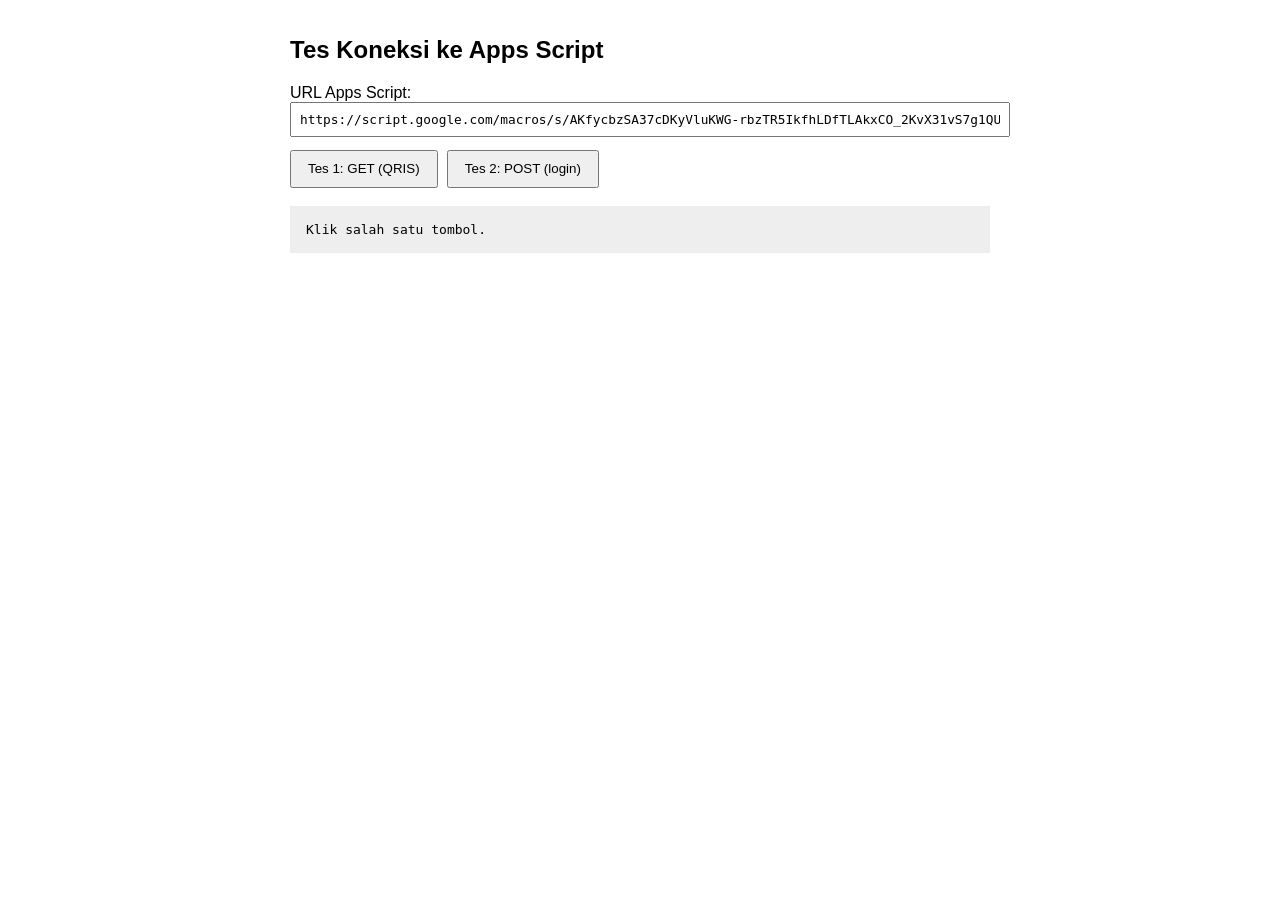
<file: tes.html>
<!DOCTYPE html>
<html lang="id">
<head>
<meta charset="UTF-8">
<meta name="viewport" content="width=device-width, initial-scale=1.0">
<title>Tes Koneksi</title>
<style>
  body { font-family: sans-serif; padding: 1rem; max-width: 700px; margin: auto; }
  input { width: 100%; padding: .5rem; margin-bottom: .5rem; font-family: monospace; font-size: .8rem; }
  button { padding: .6rem 1rem; margin: .3rem .3rem .3rem 0; }
  pre { background: #eee; padding: 1rem; white-space: pre-wrap; word-break: break-all; }
</style>
</head>
<body>
  <h2>Tes Koneksi ke Apps Script</h2>
  <label>URL Apps Script:</label>
  <input id="url" value="https://script.google.com/macros/s/AKfycbzSA37cDKyVluKWG-rbzTR5IkfhLDfTLAkxCO_2KvX31vS7g1QUTZVu_EIiGzW37tLT/exec">
  <button onclick="tesGet()">Tes 1: GET (QRIS)</button>
  <button onclick="tesPost()">Tes 2: POST (login)</button>
  <pre id="out">Klik salah satu tombol.</pre>

<script>
const out = document.getElementById('out');
const getUrl = () => document.getElementById('url').value.trim();

async function tesGet() {
  out.textContent = 'Mengirim GET...';
  try {
    const res = await fetch(getUrl() + '?action=getQris');
    const text = await res.text();
    out.textContent = 'GET BERHASIL\nStatus: ' + res.status + '\nIsi: ' + text.slice(0, 300);
  } catch (e) {
    out.textContent = 'GET GAGAL\n' + e.name + ': ' + e.message + '\nPanjang URL: ' + getUrl().length;
  }
}

async function tesPost() {
  out.textContent = 'Mengirim POST...';
  try {
    const res = await fetch(getUrl(), {
      method: 'POST',
      headers: { 'Content-Type': 'text/plain;charset=utf-8' },
      body: JSON.stringify({ action: 'login', pin: '000000' })
    });
    const text = await res.text();
    out.textContent = 'POST BERHASIL\nStatus: ' + res.status + '\nIsi: ' + text.slice(0, 300);
  } catch (e) {
    out.textContent = 'POST GAGAL\n' + e.name + ': ' + e.message + '\nPanjang URL: ' + getUrl().length;
  }
}
</script>
</body>
</html>
</file>
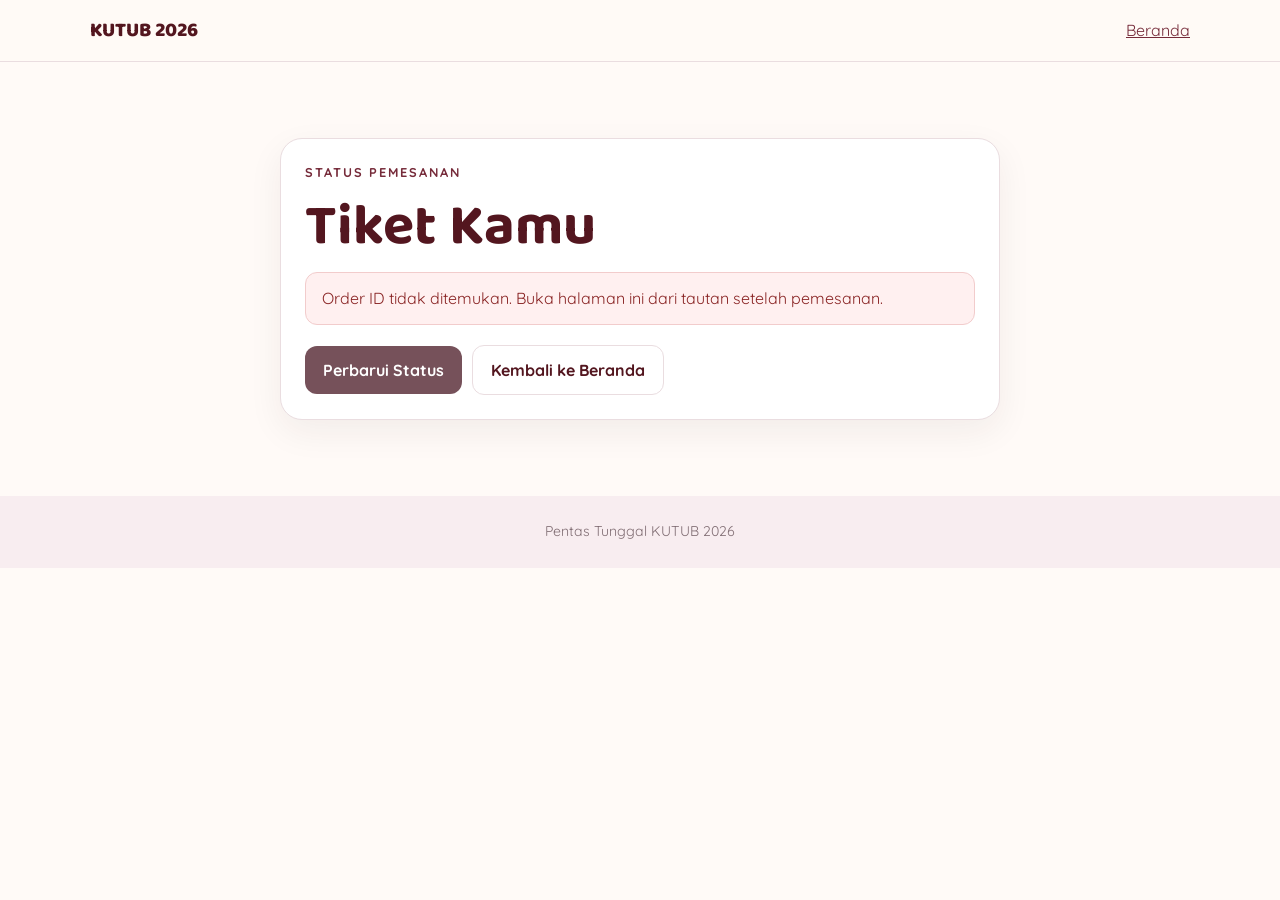
<file: tiket.html>
<!DOCTYPE html>
<html lang="id">
<head>
  <meta charset="UTF-8">
  <meta name="viewport" content="width=device-width, initial-scale=1">
  <title>Status Tiket - KUTUB 2026</title>
  <link rel="stylesheet" href="style.css">
</head>
<body>
<header class="site-header">
  <div class="container header-inner">
    <a class="brand" href="index.html">KUTUB 2026</a>
    <a href="index.html">Beranda</a>
  </div>
</header>

<main class="container section">
  <section class="panel ticket-detail">
    <div class="eyebrow">Status pemesanan</div>
    <h1>Tiket Kamu</h1>
    <p id="statusMessage" class="notice">Memeriksa status pesanan...</p>
    <div id="ticketContent"></div>

    <div class="form-actions" style="margin-top:20px">
      <button type="button" onclick="loadOrder()" class="btn-muted">
        Perbarui Status
      </button>
      <a class="btn btn-light" href="index.html">Kembali ke Beranda</a>
    </div>
  </section>
</main>

<footer class="footer">Pentas Tunggal KUTUB 2026</footer>

<script>
const API = 'https://script.google.com/macros/s/AKfycbzSA37cDKyVluKWG-rbzTR5IkfhLDfTLAkxCO_2KvX31vS7g1QUTZVu_EIiGzW37tLT/exec';
const orderId = new URLSearchParams(location.search).get('orderId');

function esc(value) {
  return String(value ?? '').replace(/[&<>"']/g, char => ({
    '&': '&amp;',
    '<': '&lt;',
    '>': '&gt;',
    '"': '&quot;',
    "'": '&#39;'
  })[char]);
}

async function loadOrder() {
  const message = document.getElementById('statusMessage');
  const content = document.getElementById('ticketContent');

  if (!orderId) {
    message.className = 'error';
    message.textContent =
      'Order ID tidak ditemukan. Buka halaman ini dari tautan setelah pemesanan.';
    return;
  }

  message.className = 'notice';
  message.textContent = 'Memeriksa status pesanan...';

  try {
    const response = await fetch(API + '?' + new URLSearchParams({
      action: 'checkOrder',
      orderId: orderId
    }));

    const data = await response.json();

    if (!data.success) {
      throw new Error(data.error || 'Pesanan tidak ditemukan.');
    }

    if (data.Status === 'Verified') {
      message.className = 'success';
      message.textContent = data.Digunakan === 'Sudah'
        ? 'Tiket ini sudah digunakan untuk check-in.'
        : 'Pembayaran terverifikasi! Tiket kamu sudah aktif.';

      content.innerHTML = `
        <h2>Detail Tiket</h2>
        <p><strong>Nama:</strong> ${esc(data.Nama)}</p>
        <p><strong>Order ID:</strong></p>
        <div class="ticket-code">${esc(data.OrderID)}</div>
        <p><strong>Ticket ID:</strong></p>
        <div class="ticket-code">${esc(data.TicketID || 'Belum tersedia')}</div>
        <p><strong>Jenis tiket:</strong> ${esc(data.JenisTiket)}</p>
        <p><strong>Jumlah:</strong> ${esc(data.Jumlah)}</p>
        <p><strong>Status:</strong> ${esc(data.Status)}</p>
        <p><strong>Check-in:</strong> ${esc(data.Digunakan || 'Belum')}</p>

        ${data.QRUrl ? `
          <img class="qr-ticket" src="${esc(data.QRUrl)}" alt="QR Code tiket">
          <p class="muted" style="text-align:center">
            Tunjukkan QR code ini kepada panitia saat check-in.
          </p>
        ` : ''}
      `;
    } else {
      message.className = 'notice';
      message.textContent =
        'Pesanan diterima dan sedang menunggu verifikasi pembayaran.';

      content.innerHTML = `
        <h2>Detail Pesanan</h2>
        <p><strong>Nama:</strong> ${esc(data.Nama)}</p>
        <p><strong>Order ID:</strong></p>
        <div class="ticket-code">${esc(data.OrderID)}</div>
        <p><strong>Jenis tiket:</strong> ${esc(data.JenisTiket)}</p>
        <p><strong>Jumlah:</strong> ${esc(data.Jumlah)}</p>
        <p><strong>Status:</strong> ${esc(data.Status)}</p>
        <p class="muted">
          QR tiket akan tersedia setelah pembayaran diverifikasi panitia.
        </p>
      `;
    }
  } catch (error) {
    message.className = 'error';
    message.textContent = error.message;
  }
}

loadOrder();
</script>
</body>
</html>
</file>
<file: style.css>
@import url('https://fonts.googleapis.com/css2?family=Baloo+2:wght@400;500;600;700;800&family=Quicksand:wght@400;500;600;700&display=swap');

:root {
  --wine: #53161f;
  --wine2: #762b3a;
  --pink: #f8edf0;
  --pink2: #f2dce2;
  --cream: #fffaf7;
  --text: #38272c;
  --muted: #806d73;
  --line: #eadde0;
  --green: #28674b;
  --orange: #a65c22;
}

* {
  box-sizing: border-box;
}

html {
  scroll-behavior: smooth;
}

body {
  margin: 0;
  font-family: 'Quicksand', sans-serif;
  color: var(--text);
  background: var(--cream);
  line-height: 1.55;
}

h1, h2, h3, .brand {
  font-family: 'Baloo 2', sans-serif;
  color: var(--wine);
  line-height: 1.15;
}

h1 {
  font-size: clamp(2rem, 5vw, 3.6rem);
  margin: .2em 0;
}

h2 {
  font-size: clamp(1.5rem, 3vw, 2.1rem);
}

p {
  margin: .6em 0 1em;
}

a {
  color: var(--wine2);
}

button, input, select, textarea {
  font: inherit;
}

button, .btn {
  border: 0;
  border-radius: 12px;
  background: var(--wine);
  color: white;
  padding: 12px 18px;
  font-weight: 700;
  text-decoration: none;
  display: inline-flex;
  justify-content: center;
  align-items: center;
  gap: 8px;
  cursor: pointer;
  transition: transform .15s, opacity .15s;
}

button:hover, .btn:hover {
  opacity: .92;
  transform: translateY(-1px);
}

button:disabled {
  opacity: .45;
  cursor: not-allowed;
  transform: none;
}

.btn-light {
  background: #fff;
  color: var(--wine);
  border: 1px solid var(--line);
}

.btn-muted {
  background: #76515a;
}

.container {
  width: min(1100px, calc(100% - 32px));
  margin: auto;
}

.site-header {
  padding: 18px 0;
  background: #fffaf7ef;
  border-bottom: 1px solid var(--line);
}

.header-inner {
  display: flex;
  align-items: center;
  justify-content: space-between;
  gap: 18px;
}

.brand {
  font-size: 1.25rem;
  font-weight: 800;
  text-decoration: none;
}

.hero {
  padding: 70px 0 48px;
  background:
    radial-gradient(ellipse at top right, #f2dce2 0, transparent 48%),
    linear-gradient(145deg, #fffaf7, #f8edf0);
}

.hero-grid {
  display: grid;
  grid-template-columns: 1.3fr .7fr;
  gap: 30px;
  align-items: center;
}

.eyebrow {
  text-transform: uppercase;
  letter-spacing: .15em;
  font-size: .8rem;
  font-weight: 800;
  color: var(--wine2);
}

.hero-copy {
  max-width: 650px;
}

.hero-copy p {
  font-size: 1.08rem;
  color: #6d565e;
}

.hero-card, .card, .panel {
  background: #fff;
  border: 1px solid var(--line);
  border-radius: 22px;
  padding: 24px;
  box-shadow: 0 12px 35px #321c2410;
}

.hero-card {
  background: var(--wine);
  color: #fff;
}

.hero-card h2, .hero-card h3 {
  color: #fff;
}

.hero-card p {
  color: #f7e9ec;
}

.section {
  padding: 42px 0;
}

.section-heading {
  margin-bottom: 22px;
}

.section-heading p {
  color: var(--muted);
}

.ticket-grid {
  display: grid;
  grid-template-columns: repeat(auto-fit, minmax(230px, 1fr));
  gap: 18px;
}

.ticket-card {
  position: relative;
  display: flex;
  flex-direction: column;
  gap: 10px;
  min-height: 240px;
}

.ticket-card .price {
  font-size: 1.8rem;
  font-weight: 800;
  color: var(--wine);
  font-family: 'Baloo 2', sans-serif;
}

.ticket-card .quota {
  color: var(--muted);
  font-size: .9rem;
}

.ticket-card .btn {
  margin-top: auto;
  width: 100%;
}

.ticket-card.bundle {
  border-color: #d7b879;
  background: linear-gradient(145deg, #fff, #fff8e9);
}

.pill {
  display: inline-flex;
  align-self: flex-start;
  border-radius: 99px;
  padding: 5px 10px;
  font-size: .78rem;
  font-weight: 800;
  background: var(--pink);
  color: var(--wine);
}

.pill.available {
  background: #e5f3e9;
  color: #23623e;
}

.pill.waiting {
  background: #fff0dc;
  color: #8a4b14;
}

.pill.sold {
  background: #fbe4e5;
  color: #9a3038;
}

.muted {
  color: var(--muted);
  font-size: .9rem;
}

.notice {
  padding: 13px 16px;
  border-radius: 12px;
  background: #fff5e7;
  border: 1px solid #f0dfbf;
  color: #7c4a17;
}

.success {
  padding: 13px 16px;
  border-radius: 12px;
  background: #eaf7ee;
  border: 1px solid #cbe8d3;
  color: #235f39;
}

.error {
  padding: 13px 16px;
  border-radius: 12px;
  background: #fff0f0;
  border: 1px solid #f2cccc;
  color: #8a2525;
}

.field {
  display: block;
  width: 100%;
  padding: 12px 14px;
  border: 1px solid #dfd0d4;
  border-radius: 11px;
  margin: 7px 0 15px;
  background: white;
  color: var(--text);
}

.field:focus {
  outline: 2px solid #d7aab5;
  border-color: var(--wine2);
}

label {
  font-weight: 700;
  font-size: .92rem;
}

.form-grid {
  display: grid;
  grid-template-columns: 1fr 1fr;
  gap: 0 16px;
}

.full {
  grid-column: 1 / -1;
}

.form-actions {
  display: flex;
  gap: 10px;
  flex-wrap: wrap;
  align-items: center;
}

.qris-image {
  max-width: min(100%, 320px);
  height: auto;
  border: 1px solid var(--line);
  border-radius: 14px;
  display: block;
  margin: 12px auto;
}

.footer {
  padding: 25px 0;
  background: #f8edf0;
  color: var(--muted);
  text-align: center;
  font-size: .88rem;
}

.ticket-detail {
  max-width: 720px;
  margin: 34px auto;
}

.ticket-code {
  font-family: monospace;
  font-size: 1.1rem;
  letter-spacing: .06em;
  padding: 12px;
  border: 1px dashed #b88d98;
  border-radius: 10px;
  background: #fff8fa;
  overflow-wrap: anywhere;
}

.qr-ticket {
  display: block;
  width: min(250px, 100%);
  height: auto;
  margin: 14px auto;
  border: 1px solid var(--line);
  border-radius: 12px;
}

.hidden {
  display: none !important;
}

.bg-admin {
  background: linear-gradient(135deg, #f8edf0, #fffaf7);
}

.table-wrap {
  width: 100%;
  overflow-x: auto;
  border: 1px solid var(--line);
  border-radius: 14px;
  background: #fff;
}

table {
  border-collapse: collapse;
  width: 100%;
  min-width: 680px;
}

th, td {
  padding: 11px 12px;
  border-bottom: 1px solid #f0e5e8;
  text-align: left;
  font-size: .88rem;
  vertical-align: top;
}

th {
  background: #f8edf0;
  color: var(--wine);
  white-space: nowrap;
}

tr:last-child td {
  border-bottom: 0;
}

.status {
  display: inline-block;
  padding: 5px 9px;
  border-radius: 99px;
  background: var(--pink);
  color: var(--wine);
  font-size: .78rem;
  font-weight: 800;
}

.summary {
  display: grid;
  grid-template-columns: repeat(auto-fit, minmax(150px, 1fr));
  gap: 12px;
}

.stat {
  padding: 16px;
  border-radius: 14px;
  background: #f8edf0;
}

.stat strong {
  display: block;
  font-size: 1.6rem;
  color: var(--wine);
  margin-top: 7px;
  font-family: 'Baloo 2', sans-serif;
}

.admin-panel {
  max-width: 1180px;
  margin: 20px auto;
  padding: clamp(16px, 3vw, 28px);
  background: #ffffffed;
  border-radius: 20px;
  box-shadow: 0 8px 30px #321c2420;
}

.admin-panel h1, .admin-panel h2 {
  color: var(--wine);
}

.admin-panel h2 {
  margin-top: 32px;
}

.admin-panel .field {
  margin-bottom: 12px;
}

.top-actions {
  display: flex;
  gap: 8px;
  flex-wrap: wrap;
}

.divider {
  border: 0;
  border-top: 1px solid var(--line);
  margin: 25px 0;
}

.step-list {
  padding-left: 20px;
}

.step-list li {
  margin: 8px 0;
}

@media (max-width: 720px) {
  .hero {
    padding: 45px 0 30px;
  }

  .hero-grid {
    grid-template-columns: 1fr;
  }

  .header-inner {
    align-items: flex-start;
  }

  .form-grid {
    grid-template-columns: 1fr;
  }

  .full {
    grid-column: auto;
  }

  .hero-card {
    padding: 20px;
  }

  .section {
    padding: 30px 0;
  }
}
</file>
